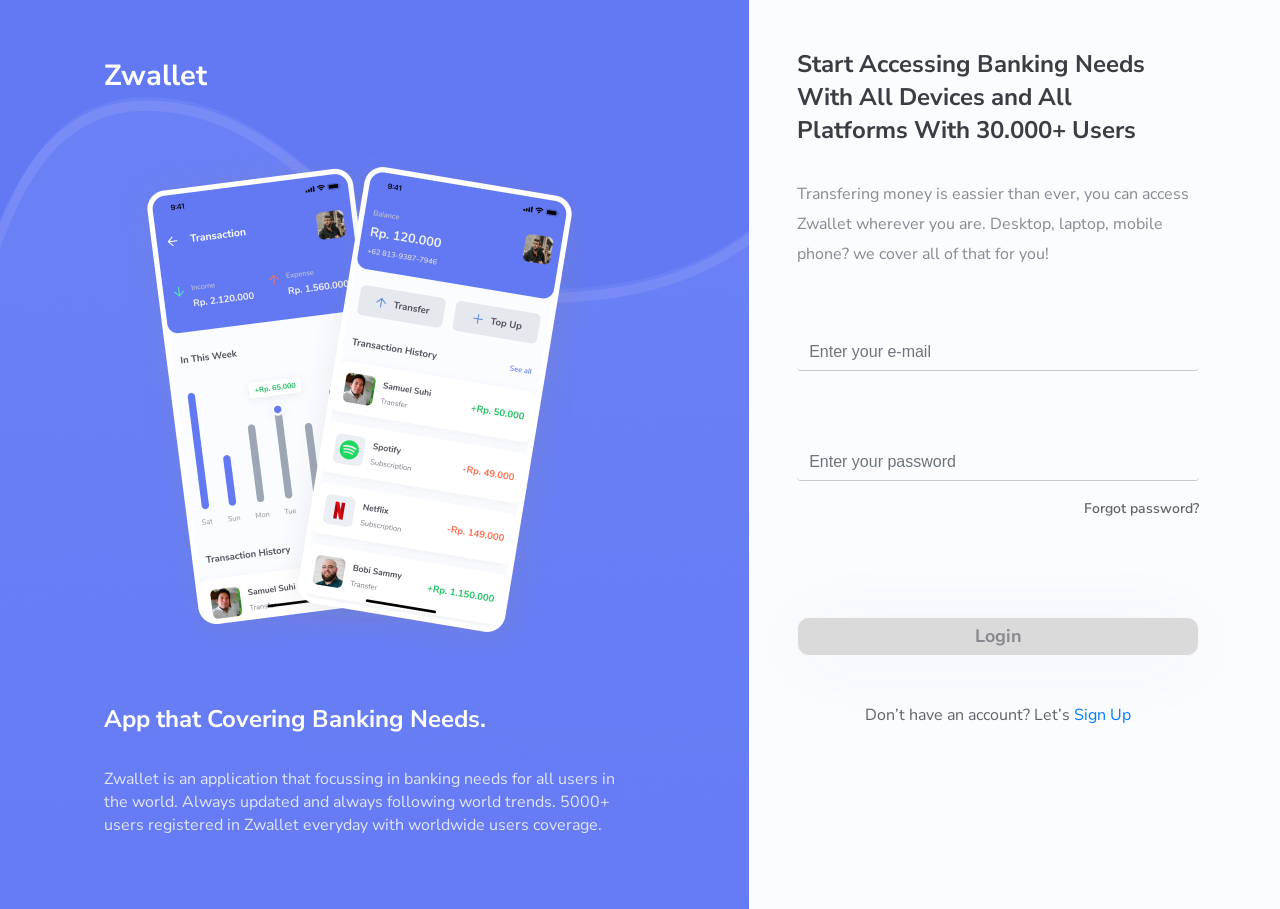
<file: Index.html>
<!DOCTYPE html>
<html lang="en">
  <head>
    <meta charset="UTF-8" />
    <meta name="viewport" content="width=device-width, initial-scale=1.0" />
    <title>MyWallet</title>
    <link
      rel="stylesheet"
      href="https://stackpath.bootstrapcdn.com/bootstrap/4.5.2/css/bootstrap.min.css"
      integrity="sha384-JcKb8q3iqJ61gNV9KGb8thSsNjpSL0n8PARn9HuZOnIxN0hoP+VmmDGMN5t9UJ0Z"
      crossorigin="anonymous"
    />
    <link rel="stylesheet" href="Login.css" />
  </head>

  <body class="bg">
    <div class="start row">
      <div class="picture col-7">
        <div class="container p-5">
          <div class="d-flex flex-column px-5">
            <div class="title p-2">Zwallet</div>
            <div class="picture-place p-2">
              <img class src="icon/phones.png" />
            </div>
            <div class="description p-2">
              <h5 class="pb-4">App that Covering Banking Needs.</h5>
              <p>
                Zwallet is an application that focussing in banking needs for
                all users in the world. Always updated and always following
                world trends. 5000+ users registered in Zwallet everyday with
                worldwide users coverage.
              </p>
            </div>
          </div>
        </div>
      </div>
      <div class="col-5 py-5 px-5">
        <div class="d-flex flex-column pr-5">
          <h5 class="description pb-4 pr-4">
            Start Accessing Banking Needs With All Devices and All Platforms
            With 30.000+ Users
          </h5>
          <p class="p">
            Transfering money is eassier than ever, you can access Zwallet
            wherever you are. Desktop, laptop, mobile phone? we cover all of
            that for you!
          </p>
          <input
            class="bg-enter form-control my-5"
            type="text"
            placeholder="Enter your e-mail"
          />
          <input
            class="bg-enter form-control mt-4"
            type="text"
            placeholder="Enter your password"
          />
          <a class="forgot btn-link mt-3 mb-5" href="#" role="button"
            >Forgot password?</a
          >
          <a role="button" href="Home.html" class="btn btn-light my-5">Login</a>
          <p class="signup">Don’t have an account? Let’s <a class="btn-link mb-5" href="#" role="button"
            >Sign Up</a>
            </p>
        </div>
      </div>
    </div>

    <script
      src="https://code.jquery.com/jquery-3.5.1.slim.min.js"
      integrity="sha384-DfXdz2htPH0lsSSs5nCTpuj/zy4C+OGpamoFVy38MVBnE+IbbVYUew+OrCXaRkfj"
      crossorigin="anonymous"
    ></script>
    <script
      src="https://cdn.jsdelivr.net/npm/popper.js@1.16.1/dist/umd/popper.min.js"
      integrity="sha384-9/reFTGAW83EW2RDu2S0VKaIzap3H66lZH81PoYlFhbGU+6BZp6G7niu735Sk7lN"
      crossorigin="anonymous"
    ></script>
    <script
      src="https://stackpath.bootstrapcdn.com/bootstrap/4.5.2/js/bootstrap.min.js"
      integrity="sha384-B4gt1jrGC7Jh4AgTPSdUtOBvfO8shuf57BaghqFfPlYxofvL8/KUEfYiJOMMV+rV"
      crossorigin="anonymous"
    ></script>
  </body>
</html>
</file>
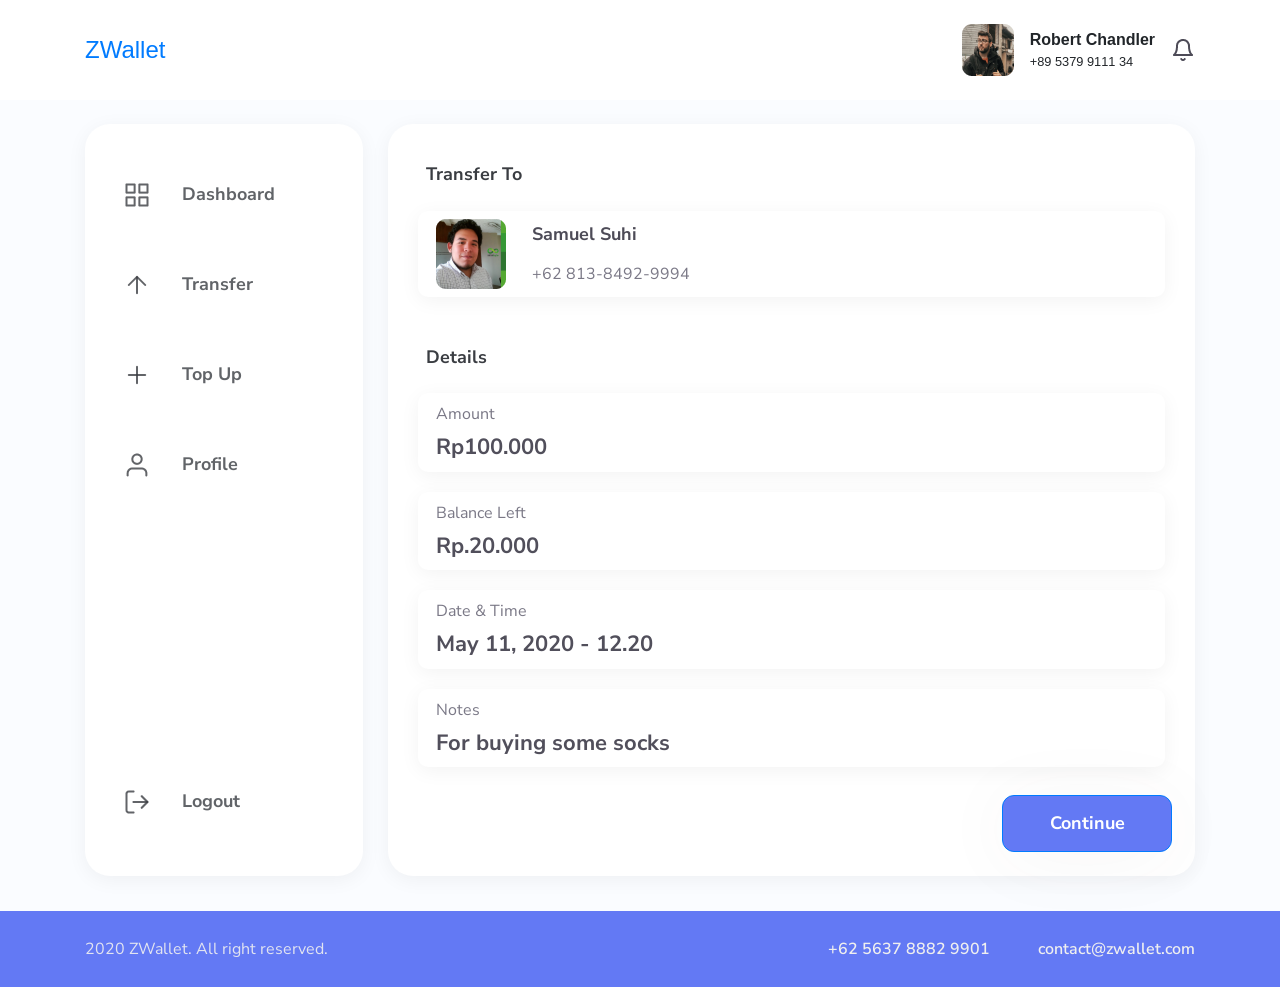
<file: Confirmation.html>
<!DOCTYPE html>
<html lang="en">
  <head>
    <meta charset="UTF-8" />
    <meta name="viewport" content="width=device-width, initial-scale=1.0" />
    <title>MyWallet</title>
    <link
      rel="stylesheet"
      href="https://stackpath.bootstrapcdn.com/bootstrap/4.5.2/css/bootstrap.min.css"
      integrity="sha384-JcKb8q3iqJ61gNV9KGb8thSsNjpSL0n8PARn9HuZOnIxN0hoP+VmmDGMN5t9UJ0Z"
      crossorigin="anonymous"
    />
    <link rel="stylesheet" href="Confirmation.css" />
  </head>

  <body class="bg">
    <!-- header -->
    <nav class="bg-white py-4 mb-4">
      <div class="container">
        <div class="d-flex justify-content-between align-items-center">
          <h4 class="text-primary m-0">ZWallet</h4>
          <div class="d-flex align-items-center">
            <img src="icon/photoprofile.png" />
            <div class="mx-3">
              <div class="font-weight-bold">Robert Chandler</div>
              <div class="small">+89 5379 9111 34</div>
            </div>
            <a href="#">
              <img src="icon/bell.png" />
            </a>
          </div>
        </div>
      </div>
    </nav>
    <!-- body -->
    <div class="container">
      <div class="body-coloumn col">
        <div class="body-row row">
          <div class="body-dashboard col-3">
            <div class="dashboard-bar d-flex align-items-start flex-column">
              <div class="dashboard-list p-2">
                <div class="dashboard-row row">
                  <div class="col-3">
                    <img class src="icon/grid.png" alt="" />
                  </div>
                  <a class="btn-link link pl-3" href="/Home.html" role="button"
                    >Dashboard</a
                  >
                </div>
              </div>
              <div class="dashboard-list p-2">
                <div class="dashboard-row row">
                  <div class="col-3">
                    <img class src="icon/arrowup.png" alt="" />
                  </div>
                  <a class="btn-link link pl-3" href="Search.html" role="button"
                    >Transfer</a
                  >
                </div>
              </div>
              <div class="dashboard-list p-2">
                <div class="dashboard-row row">
                  <div class="col-3">
                    <img class src="icon/add.png" alt="" />
                  </div>
                  <a class="btn-link link pl-3" href="#" role="button"
                    >Top Up</a
                  >
                </div>
              </div>
              <div class="dashboard-list p-2">
                <div class="dashboard-row row">
                  <div class="col-3">
                    <img class src="icon/contact.png" alt="" />
                  </div>
                  <a class="btn-link link pl-3" href="#" role="button"
                    >Profile</a
                  >
                </div>
              </div>
              <div class="dashboard-list mt-auto p-2">
                <div class="dashboard-row row">
                  <div class="col-3">
                    <img class src="icon/logout.png" alt="" />
                  </div>
                  <a class="btn-link link pl-3" href="#" role="button"
                    >Logout</a
                  >
                </div>
              </div>
            </div>
          </div>
          <div class="body-menu col">
            <div class="body-bar d-flex flex-column">
              <div class="transfer-detail p-2">Transfer To</div>
              <div class="list p-2">
                <div class="history-row row">
                  <div class="history-photo col-1">
                    <img class src="icon/samuel70.png" alt="" />
                  </div>
                  <div class="history-number col row">
                    <div class="transfer-name col">Samuel Suhi</div>
                    <div class="w-100"></div>
                    <div class="transfer-number col">+62 813-8492-9994</div>
                  </div>
                </div>
              </div>
              <div class="transfer-detail p-2">Details</div>
              <div class="list p-2">
                <div class="history-row row">
                  <div class="history-namebar col row">
                    <div class="history-name col">Amount</div>
                    <div class="w-100"></div>
                    <div class="history-do col">Rp100.000</div>
                  </div>
                </div>
              </div>
              <div class="list p-2">
                <div class="history-row row">
                  <div class="history-namebar col row">
                    <div class="history-name col">Balance Left</div>
                    <div class="w-100"></div>
                    <div class="history-do col">Rp.20.000</div>
                  </div>
                </div>
              </div>
              <div class="list p-2">
                <div class="history-row row">
                  <div class="history-namebar col row">
                    <div class="history-name col">Date & Time</div>
                    <div class="w-100"></div>
                    <div class="history-do col">May 11, 2020 - 12.20</div>
                  </div>
                </div>
              </div>
              <div class="list p-2">
                <div class="history-row row">
                  <div class="history-namebar col row">
                    <div class="history-name col">Notes</div>
                    <div class="w-100"></div>
                    <div class="history-do col">For buying some socks</div>
                  </div>
                </div>
              </div>
              <div class="continue-button p-2 justify-content-end row">
                <button
                  type="button"
                  class="btn btn-primary"
                  data-toggle="modal"
                  data-target="#staticBackdrop"
                >
                  Continue
                </button>
              </div>
            </div>
          </div>
        </div>
      </div>
      <div class="w-100"></div>
    </div>

    <!-- footer -->
    <nav class="bg-footer py-4">
      <div class="container">
        <div class="d-flex justify-content-between align-items-center">
          <div class="footer-text m-0">2020 ZWallet. All right reserved.</div>
          <div
            class="footer-text1 m-0 justify-content-between align-items-center row"
          >
            <div class="m-0">+62 5637 8882 9901</div>
            <div class="ml-5 m-0">contact@zwallet.com</div>
          </div>
        </div>
      </div>
    </nav>

    <!-- pop-up -->
    <div
      class="modal fade"
      id="staticBackdrop"
      data-backdrop="static"
      data-keyboard="false"
      tabindex="-1"
      aria-labelledby="staticBackdropLabel"
      aria-hidden="true"
    >
      <div class="modal-dialog modal-dialog-centered">
        <div class="modal-content p-3">
          <div class="head-modal d-flex flex-row justify-content-between p-3">
            <h5 class="modal-title" id="staticBackdropLabel">Enter PIN to Transfer</h5>
            <button
              type="button"
              class="close"
              data-dismiss="modal"
              aria-label="Close"
            >
              <span aria-hidden="true">&times;</span>
            </button>
          </div>
          <div class="modal-body">Enter your 6 digits PIN for confirmation to continue transferring money.</div>
          <div class="modal-body d-flex flex-row py-0 my-5 justify-content-between">
            <input class="form-control mr-3" maxlength="1" placeholder="__">
            <input class="form-control mr-3" maxlength="1" placeholder="__">
            <input class="form-control mr-3" maxlength="1" placeholder="__">
            <input class="form-control mr-3" maxlength="1" placeholder="__">
            <input class="form-control mr-3" maxlength="1" placeholder="__">
            <input class="form-control" maxlength="1" placeholder="__">
          </div>
          <div class="d-flex flex-row p-2 justify-content-end">
            <a role="button" href="/Succes.html" class="btn btn-primary justify-self-end pt-3">Continue</a>
          </div>
        </div>
      </div>
    </div>

    <script
      src="https://code.jquery.com/jquery-3.5.1.slim.min.js"
      integrity="sha384-DfXdz2htPH0lsSSs5nCTpuj/zy4C+OGpamoFVy38MVBnE+IbbVYUew+OrCXaRkfj"
      crossorigin="anonymous"
    ></script>
    <script
      src="https://cdn.jsdelivr.net/npm/popper.js@1.16.1/dist/umd/popper.min.js"
      integrity="sha384-9/reFTGAW83EW2RDu2S0VKaIzap3H66lZH81PoYlFhbGU+6BZp6G7niu735Sk7lN"
      crossorigin="anonymous"
    ></script>
    <script
      src="https://stackpath.bootstrapcdn.com/bootstrap/4.5.2/js/bootstrap.min.js"
      integrity="sha384-B4gt1jrGC7Jh4AgTPSdUtOBvfO8shuf57BaghqFfPlYxofvL8/KUEfYiJOMMV+rV"
      crossorigin="anonymous"
    ></script>
  </body>
</html>
</file>
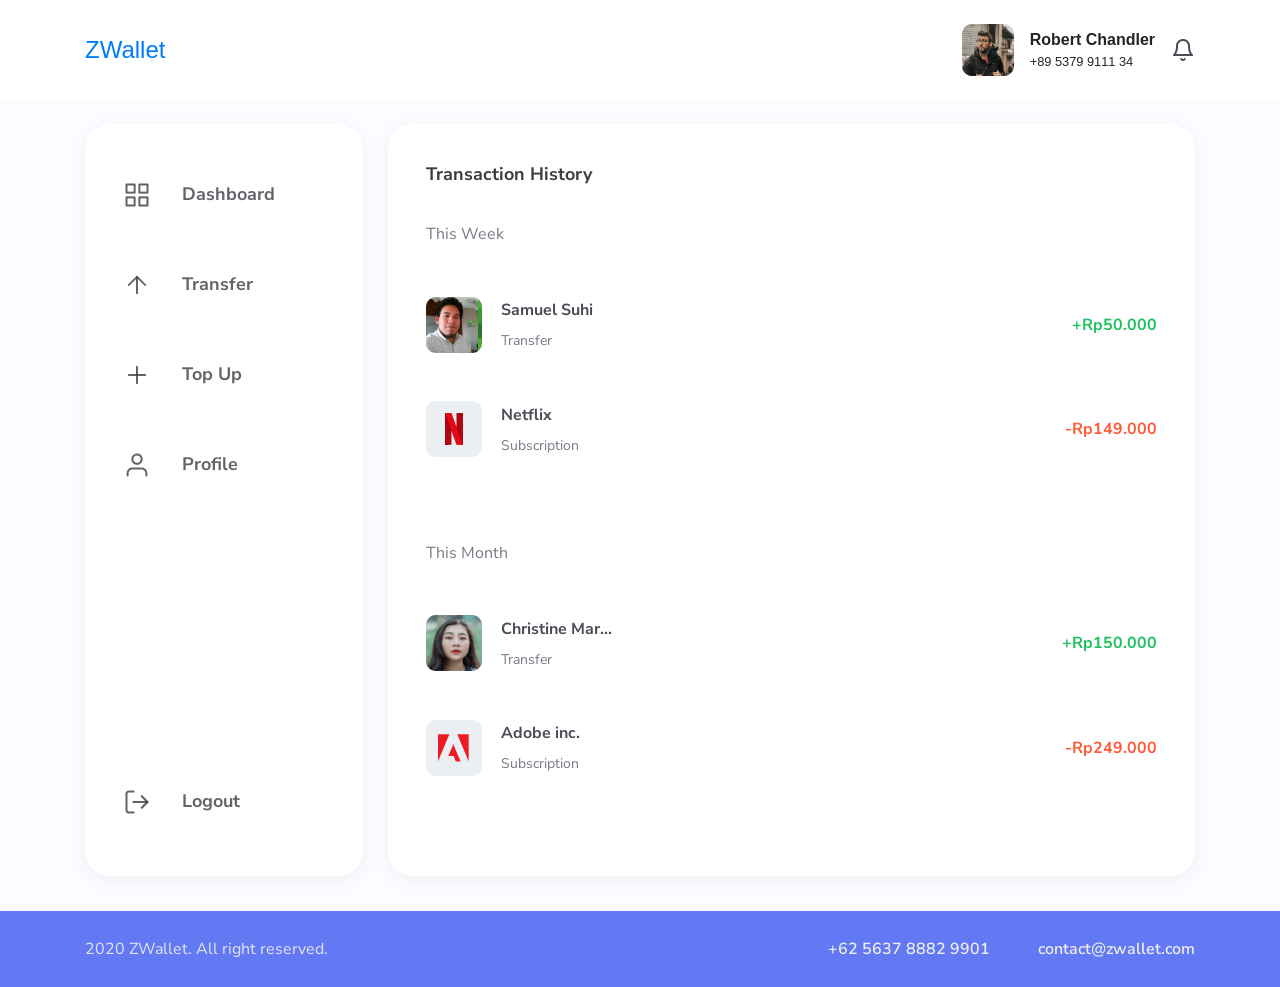
<file: History.html>
<!DOCTYPE html>
<html lang="en">
  <head>
    <meta charset="UTF-8" />
    <meta name="viewport" content="width=device-width, initial-scale=1.0" />
    <title>MyWallet</title>
    <link
      rel="stylesheet"
      href="https://stackpath.bootstrapcdn.com/bootstrap/4.5.2/css/bootstrap.min.css"
      integrity="sha384-JcKb8q3iqJ61gNV9KGb8thSsNjpSL0n8PARn9HuZOnIxN0hoP+VmmDGMN5t9UJ0Z"
      crossorigin="anonymous"
    />
    <link rel="stylesheet" href="History.css" />
  </head>

  <body class="bg">
    <!-- header -->
    <nav class="bg-white py-4 mb-4">
      <div class="container">
        <div class="d-flex justify-content-between align-items-center">
          <h4 class="text-primary m-0">ZWallet</h4>
          <div class="d-flex align-items-center">
            <img src="icon/photoprofile.png" />
            <div class="mx-3">
              <div class="font-weight-bold">Robert Chandler</div>
              <div class="small">+89 5379 9111 34</div>
            </div>
            <a href="#">
              <img src="icon/bell.png" />
            </a>
          </div>
        </div>
      </div>
    </nav>
    <!-- body -->
    <div class="container">
      <div class="body-coloumn col">
        <div class="body-row row">
          <div class="body-dashboard col-3">
            <div class="dashboard-bar d-flex align-items-start flex-column">
              <div class="dashboard-list p-2">
                <div class="dashboard-row row">
                  <div class="col-3">
                    <img class src="icon/grid.png" alt="" />
                  </div>
                  <a class="btn-link link pl-3" href="/Home.html" role="button"
                    >Dashboard</a
                  >
                </div>
              </div>
              <div class="dashboard-list p-2">
                <div class="dashboard-row row">
                  <div class="col-3">
                    <img class src="icon/arrowup.png" alt="" />
                  </div>
                  <a class="btn-link link pl-3" href="/Search.html" role="button"
                    >Transfer</a
                  >
                </div>
              </div>
              <div class="dashboard-list p-2">
                <div class="dashboard-row row">
                  <div class="col-3">
                    <img class src="icon/add.png" alt="" />
                  </div>
                  <a class="btn-link link pl-3" href="#" role="button"
                    >Top Up</a
                  >
                </div>
              </div>
              <div class="dashboard-list p-2">
                <div class="dashboard-row row">
                  <div class="col-3">
                    <img class src="icon/contact.png" alt="" />
                  </div>
                  <a class="btn-link link pl-3" href="#" role="button"
                    >Profile</a
                  >
                </div>
              </div>
              <div class="dashboard-list mt-auto p-2">
                <div class="dashboard-row row">
                  <div class="col-3">
                    <img class src="icon/logout.png" alt="" />
                  </div>
                  <a class="btn-link link pl-3" href="#" role="button"
                    >Logout</a
                  >
                </div>
              </div>
            </div>
          </div>
          <div class="body-menu col">
            <div class="body-bar d-flex flex-column">
              <div class="transaction list p-2">Transaction History</div>
              <div class="this list p-2">This Week</div>
              <div class="list p-2">
                <div class="history-row row">
                  <div class="col-9 row">
                    <div class="col-2">
                      <img class src="icon/man1.png" alt="" />
                    </div>
                    <div class="history-namebar col row">
                      <div class="history-name col">Samuel Suhi</div>
                      <div class="w-100"></div>
                      <div class="history-do col">Transfer</div>
                    </div>
                  </div>
                  <div class="col">
                    <div class="history-row row">
                      <div class="history-list col">+Rp50.000</div>
                    </div>
                  </div>
                </div>
              </div>
              <div class="list p-2">
                <div class="history-row row">
                  <div class="col-9 row">
                    <div class="col-2">
                      <img class src="icon/N.png" alt="" />
                    </div>
                    <div class="history-namebar col row">
                      <div class="history-name col">Netflix</div>
                      <div class="w-100"></div>
                      <div class="history-do col">Subscription</div>
                    </div>
                  </div>
                  <div class="col">
                    <div class="history-row row">
                      <div class="history-list1 col">-Rp149.000</div>
                    </div>
                  </div>
                </div>
              </div>
              <div class="this1 list p-2">This Month</div>
              <div class="list p-2">
                <div class="history-row row">
                  <div class="col-9 row">
                    <div class="col-2">
                      <img class src="icon/women1.png" alt="" />
                    </div>
                    <div class="history-namebar col row">
                      <div class="history-name col">Christine Mar...</div>
                      <div class="w-100"></div>
                      <div class="history-do col">Transfer</div>
                    </div>
                  </div>
                  <div class="col">
                    <div class="history-row row">
                      <div class="history-list col">+Rp150.000</div>
                    </div>
                  </div>
                </div>
              </div>
              <div class="list p-2">
                <div class="history-row row">
                  <div class="col-9 row">
                    <div class="col-2">
                      <img class src="icon/A.png" alt="" />
                    </div>
                    <div class="history-namebar col row">
                      <div class="history-name col">Adobe inc.</div>
                      <div class="w-100"></div>
                      <div class="history-do col">Subscription</div>
                    </div>
                  </div>
                  <div class="col">
                    <div class="history-row row">
                      <div class="history-list1 col">-Rp249.000</div>
                    </div>
                  </div>
                </div>
              </div>
            </div>
          </div>
        </div>
      </div>
    </div>

    <!-- footer -->
    <nav class="bg-footer py-4">
      <div class="container">
        <div class="d-flex justify-content-between align-items-center">
          <div class="footer-text m-0">2020 ZWallet. All right reserved.</div>
          <div
            class="footer-text1 m-0 justify-content-between align-items-center row"
          >
            <div class="m-0">+62 5637 8882 9901</div>
            <div class="ml-5 m-0">contact@zwallet.com</div>
          </div>
        </div>
      </div>
    </nav>

    <script
      src="https://code.jquery.com/jquery-3.5.1.slim.min.js"
      integrity="sha384-DfXdz2htPH0lsSSs5nCTpuj/zy4C+OGpamoFVy38MVBnE+IbbVYUew+OrCXaRkfj"
      crossorigin="anonymous"
    ></script>
    <script
      src="https://cdn.jsdelivr.net/npm/popper.js@1.16.1/dist/umd/popper.min.js"
      integrity="sha384-9/reFTGAW83EW2RDu2S0VKaIzap3H66lZH81PoYlFhbGU+6BZp6G7niu735Sk7lN"
      crossorigin="anonymous"
    ></script>
    <script
      src="https://stackpath.bootstrapcdn.com/bootstrap/4.5.2/js/bootstrap.min.js"
      integrity="sha384-B4gt1jrGC7Jh4AgTPSdUtOBvfO8shuf57BaghqFfPlYxofvL8/KUEfYiJOMMV+rV"
      crossorigin="anonymous"
    ></script>
  </body>
</html>
</file>
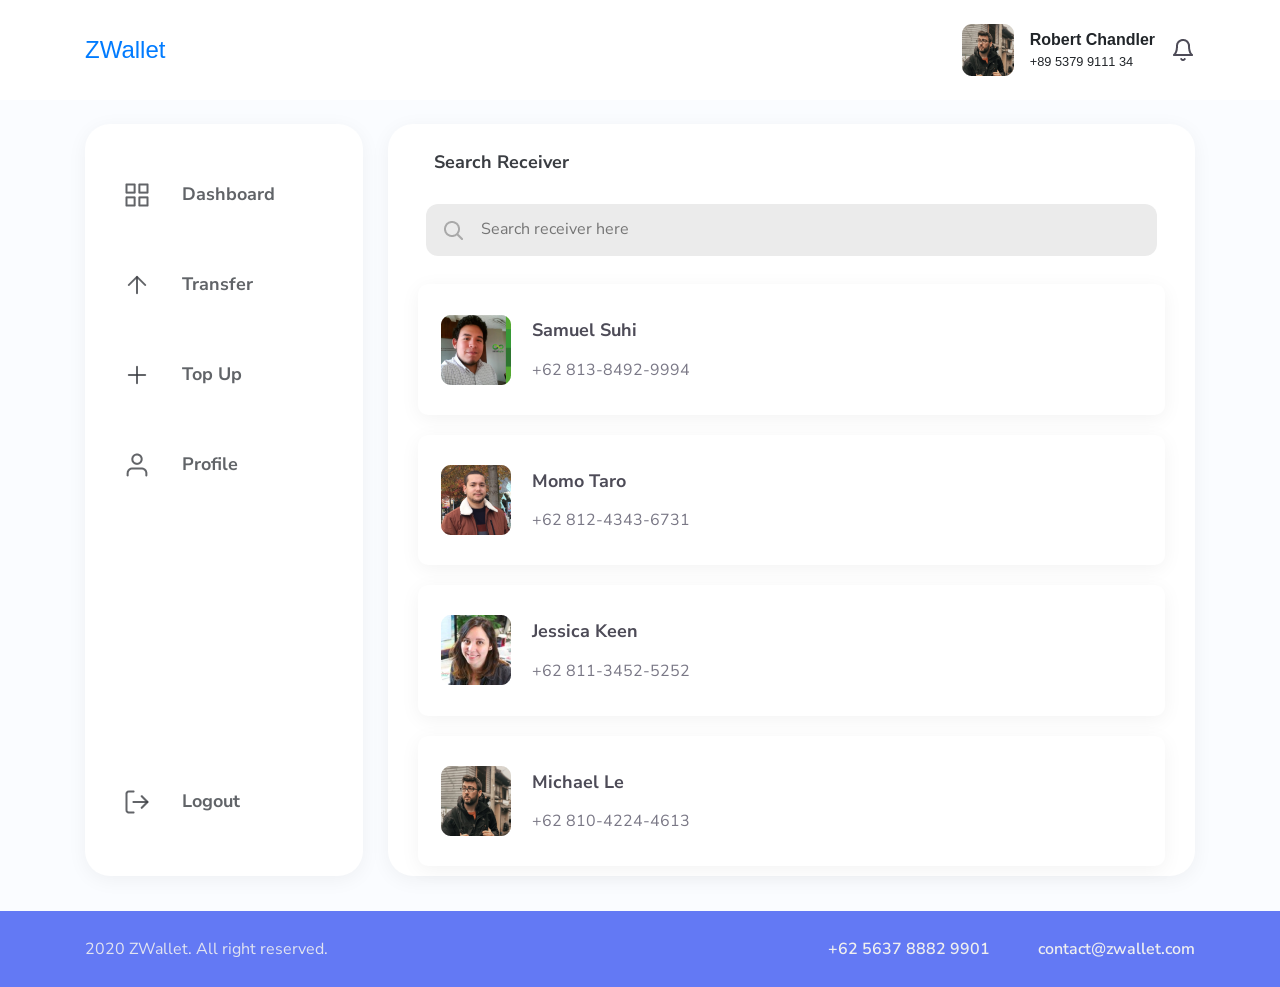
<file: Search.html>
<!DOCTYPE html>
<html lang="en">
  <head>
    <meta charset="UTF-8" />
    <meta name="viewport" content="width=device-width, initial-scale=1.0" />
    <title>MyWallet</title>
    <link
      rel="stylesheet"
      href="https://stackpath.bootstrapcdn.com/bootstrap/4.5.2/css/bootstrap.min.css"
      integrity="sha384-JcKb8q3iqJ61gNV9KGb8thSsNjpSL0n8PARn9HuZOnIxN0hoP+VmmDGMN5t9UJ0Z"
      crossorigin="anonymous"
    />
    <link rel="stylesheet" href="Search.css" />
  </head>

  <body class="bg">
    <!-- header -->
    <nav class="bg-white py-4 mb-4">
      <div class="container">
        <div class="d-flex justify-content-between align-items-center">
          <h4 class="text-primary m-0">ZWallet</h4>
          <div class="d-flex align-items-center">
            <img src="icon/photoprofile.png" />
            <div class="mx-3">
              <div class="font-weight-bold">Robert Chandler</div>
              <div class="small">+89 5379 9111 34</div>
            </div>
            <a href="#">
              <img src="icon/bell.png" />
            </a>
          </div>
        </div>
      </div>
    </nav>
    <!-- body -->
    <div class="container">
      <div class="body-coloumn col">
        <div class="body-row row">
          <div class="body-dashboard col-3">
            <div class="dashboard-bar d-flex align-items-start flex-column">
              <div class="dashboard-list p-2">
                <div class="dashboard-row row">
                  <div class="col-3">
                    <img class src="icon/grid.png" alt="" />
                  </div>
                  <a class="btn-link link pl-3" href="/Home.html" role="button"
                    >Dashboard</a
                  >
                </div>
              </div>
              <div class="dashboard-list p-2">
                <div class="dashboard-row row">
                  <div class="col-3">
                    <img class src="icon/arrowup.png" alt="" />
                  </div>
                  <a class="btn-link link pl-3" href="Search.html" role="button"
                    >Transfer</a
                  >
                </div>
              </div>
              <div class="dashboard-list p-2">
                <div class="dashboard-row row">
                  <div class="col-3">
                    <img class src="icon/add.png" alt="" />
                  </div>
                  <a class="btn-link link pl-3" href="#" role="button"
                    >Top Up</a
                  >
                </div>
              </div>
              <div class="dashboard-list p-2">
                <div class="dashboard-row row">
                  <div class="col-3">
                    <img class src="icon/contact.png" alt="" />
                  </div>
                  <a class="btn-link link pl-3" href="#" role="button"
                    >Profile</a
                  >
                </div>
              </div>
              <div class="dashboard-list mt-auto p-2">
                <div class="dashboard-row row">
                  <div class="col-3">
                    <img src="icon/logout.png" alt="" />
                  </div>
                  <a class="btn-link link pl-3" href="#" role="button"
                    >Logout</a
                  >
                </div>
              </div>
            </div>
          </div>
          <div class="body-menu col">
            <div class="body-bar d-flex flex-column">
              <div class="search-bar p-2">
                <div class="search-row d-flex flex-column">
                  <div class="search p-2">Search Receiver</div>
                  <div class="search-place d-flex flex-row align-items-center">
                  <img class="ml-3" src="icon/search.png" alt="" />
                  <input
                    class="col search-input" 
                    type="text"
                    placeholder="Search receiver here"
                  />
                </div>
                </div>
              </div>
              <div class="list p-2">
                <div class="history-row row">
                  <div class="col row">
                    <div class="history-photo col-2">
                      <img class src="icon/samuel70.png" alt="" />
                    </div>
                    <div class="history-namebar col row">
                      <a
                        class="history-name btn-link"
                        href="/Confirmation.html"
                        role="button"
                        >Samuel Suhi</a
                      >
                      <div class="w-100"></div>
                      <div class="history-do col">+62 813-8492-9994</div>
                    </div>
                  </div>
                </div>
              </div>
              <div class="list p-2">
                <div class="history-row row">
                  <div class="col row">
                    <div class="history-photo col-2">
                      <img class src="icon/momo70.png" alt="" />
                    </div>
                    <div class="history-namebar col row">
                      <div class="history-name col">Momo Taro</div>
                      <div class="w-100"></div>
                      <div class="history-do col">+62 812-4343-6731</div>
                    </div>
                  </div>
                </div>
              </div>
              <div class="list p-2">
                <div class="history-row row">
                  <div class="col row">
                    <div class="history-photo col-2">
                      <img class src="icon/jessica70.png" alt="" />
                    </div>
                    <div class="history-namebar col row">
                      <div class="history-name col">Jessica Keen</div>
                      <div class="w-100"></div>
                      <div class="history-do col">+62 811-3452-5252</div>
                    </div>
                  </div>
                </div>
              </div>
              <div class="list p-2">
                <div class="history-row row">
                  <div class="col row">
                    <div class="history-photo col-2">
                      <img class src="icon/michael70.png" alt="" />
                    </div>
                    <div class="history-namebar col row">
                      <div class="history-name col">Michael Le</div>
                      <div class="w-100"></div>
                      <div class="history-do col">+62 810-4224-4613</div>
                    </div>
                  </div>
                </div>
              </div>
            </div>
          </div>
        </div>
      </div>
      <div class="w-100"></div>
    </div>

    <!-- footer -->
    <nav class="bg-footer py-4">
      <div class="container">
        <div class="d-flex justify-content-between align-items-center">
          <div class="footer-text m-0">2020 ZWallet. All right reserved.</div>
          <div
            class="footer-text1 m-0 justify-content-between align-items-center row"
          >
            <div class="m-0">+62 5637 8882 9901</div>
            <div class="ml-5 m-0">contact@zwallet.com</div>
          </div>
        </div>
      </div>
    </nav>

    <script
      src="https://code.jquery.com/jquery-3.5.1.slim.min.js"
      integrity="sha384-DfXdz2htPH0lsSSs5nCTpuj/zy4C+OGpamoFVy38MVBnE+IbbVYUew+OrCXaRkfj"
      crossorigin="anonymous"
    ></script>
    <script
      src="https://cdn.jsdelivr.net/npm/popper.js@1.16.1/dist/umd/popper.min.js"
      integrity="sha384-9/reFTGAW83EW2RDu2S0VKaIzap3H66lZH81PoYlFhbGU+6BZp6G7niu735Sk7lN"
      crossorigin="anonymous"
    ></script>
    <script
      src="https://stackpath.bootstrapcdn.com/bootstrap/4.5.2/js/bootstrap.min.js"
      integrity="sha384-B4gt1jrGC7Jh4AgTPSdUtOBvfO8shuf57BaghqFfPlYxofvL8/KUEfYiJOMMV+rV"
      crossorigin="anonymous"
    ></script>
  </body>
</html>
</file>
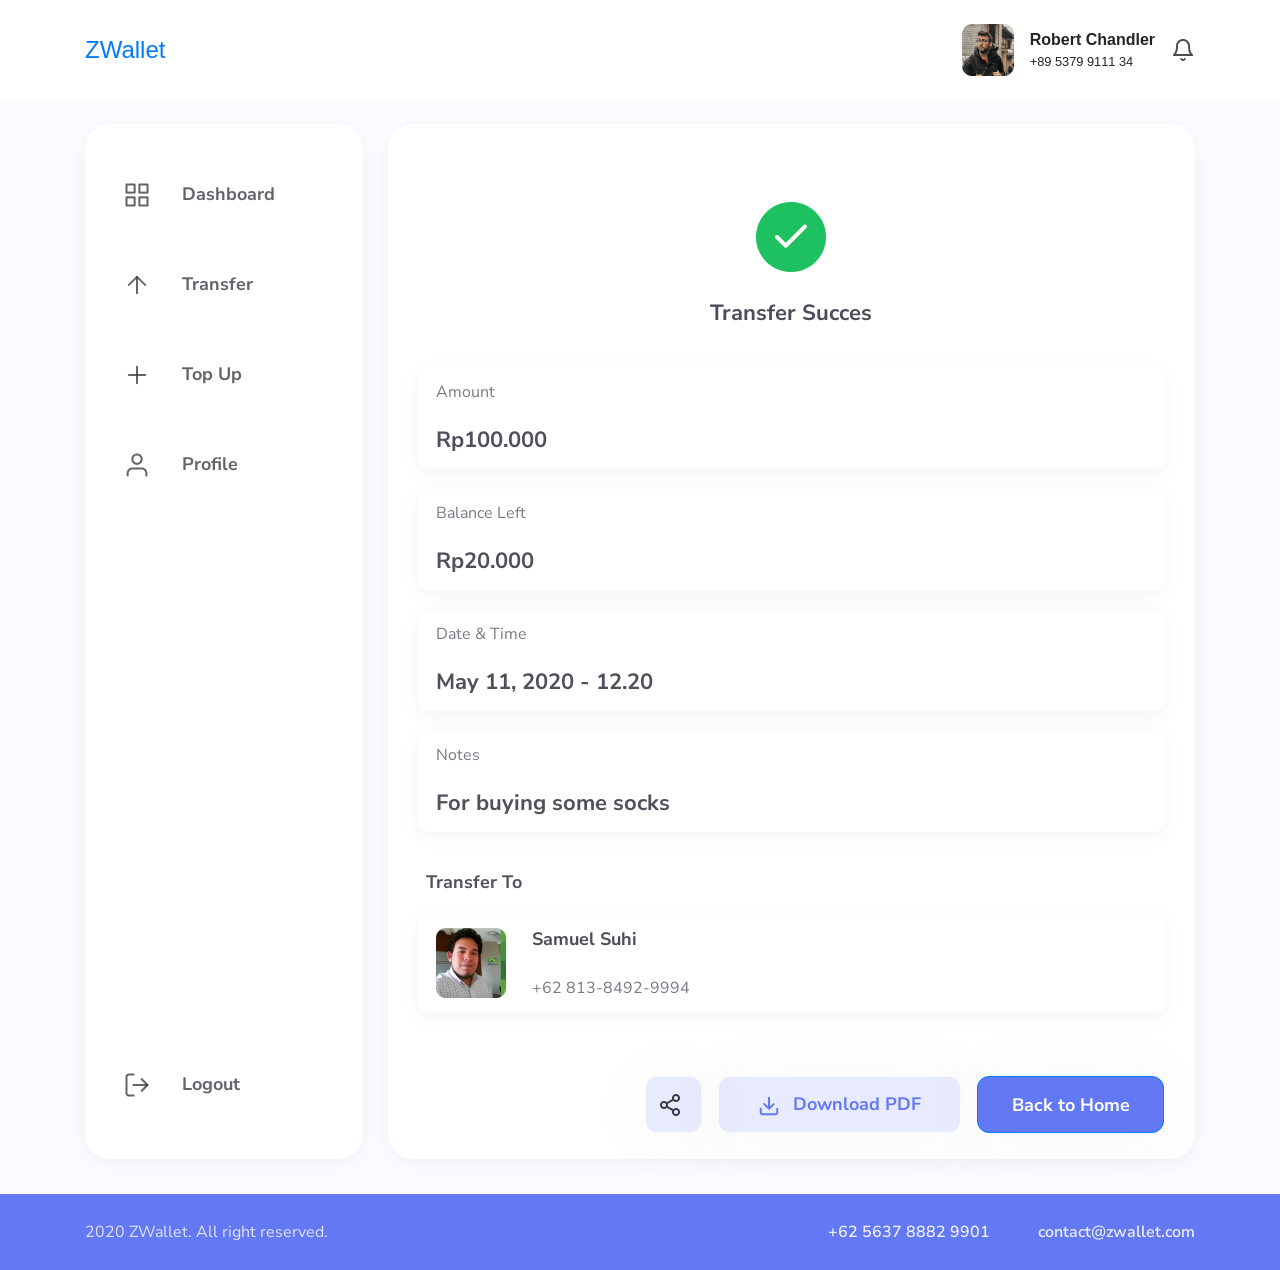
<file: Succes.html>
<!DOCTYPE html>
<html lang="en">
  <head>
    <meta charset="UTF-8" />
    <meta name="viewport" content="width=device-width, initial-scale=1.0" />
    <title>MyWallet</title>
    <link
      rel="stylesheet"
      href="https://stackpath.bootstrapcdn.com/bootstrap/4.5.2/css/bootstrap.min.css"
      integrity="sha384-JcKb8q3iqJ61gNV9KGb8thSsNjpSL0n8PARn9HuZOnIxN0hoP+VmmDGMN5t9UJ0Z"
      crossorigin="anonymous"
    />
    <link rel="stylesheet" href="Succes.css" />
  </head>

  <body class="bg">
    <!-- header -->
    <nav class="bg-white py-4 mb-4">
      <div class="container">
        <div class="d-flex justify-content-between align-items-center">
          <h4 class="text-primary m-0">ZWallet</h4>
          <div class="d-flex align-items-center">
            <img src="icon/photoprofile.png" />
            <div class="mx-3">
              <div class="font-weight-bold">Robert Chandler</div>
              <div class="small">+89 5379 9111 34</div>
            </div>
            <a href="#">
              <img src="icon/bell.png" />
            </a>
          </div>
        </div>
      </div>
    </nav>
    
    <!-- body -->
    <div class="container">
      <div class="body-coloumn col">
        <div class="body-row row">
          <div class="body-dashboard col-3">
            <div class="dashboard-bar d-flex align-items-start flex-column">
              <div class="dashboard-list p-2">
                <div class="dashboard-row row">
                  <div class="col-3">
                    <img class src="icon/grid.png" alt="" />
                  </div>
                  <a class="btn-link link pl-3" href="#" role="button"
                    >Dashboard</a
                  >
                </div>
              </div>
              <div class="dashboard-list p-2">
                <div class="dashboard-row row">
                  <div class="col-3">
                    <img class src="icon/arrowup.png" alt="" />
                  </div>
                  <a class="btn-link link pl-3" href="#" role="button"
                    >Transfer</a
                  >
                </div>
              </div>
              <div class="dashboard-list p-2">
                <div class="dashboard-row row">
                  <div class="col-3">
                    <img class src="icon/add.png" alt="" />
                  </div>
                  <a class="btn-link link pl-3" href="#" role="button"
                    >Top Up</a
                  >
                </div>
              </div>
              <div class="dashboard-list p-2">
                <div class="dashboard-row row">
                  <div class="col-3">
                    <img class src="icon/contact.png" alt="" />
                  </div>
                  <a class="btn-link link pl-3" href="#" role="button"
                    >Profile</a
                  >
                </div>
              </div>
              <div class="dashboard-list mt-auto p-2">
                <div class="dashboard-row row">
                  <div class="col-3">
                    <img class src="icon/logout.png" alt="" />
                  </div>
                  <a class="btn-link link pl-3" href="#" role="button"
                    >Logout</a
                  >
                </div>
              </div>
            </div>
          </div>
          <div class="body-menu col">
            <div class="body-bar d-flex flex-column">
              <div class="succes-symbol p-2 justify-content-center row">
                <img class src="icon/success.png" alt="" />
              </div>
              <div class="succes p-2">Transfer Succes</div>
              <div class="list p-2">
                <div class="history-row row">
                  <div class="history-namebar col row">
                    <div class="history-name col">Amount</div>
                    <div class="w-100"></div>
                    <div class="history-do col">Rp100.000</div>
                  </div>
                </div>
              </div>
              <div class="list p-2">
                <div class="history-row row">
                  <div class="history-namebar col row">
                    <div class="history-name col">Balance Left</div>
                    <div class="w-100"></div>
                    <div class="history-do col">Rp20.000</div>
                  </div>
                </div>
              </div>
              <div class="list p-2">
                <div class="history-row row">
                  <div class="history-namebar col row">
                    <div class="history-name col">Date & Time</div>
                    <div class="w-100"></div>
                    <div class="history-do col">May 11, 2020 - 12.20</div>
                  </div>
                </div>
              </div>
              <div class="list p-2">
                <div class="history-row row">
                  <div class="history-namebar col row">
                    <div class="history-name col">Notes</div>
                    <div class="w-100"></div>
                    <div class="history-do col">For buying some socks</div>
                  </div>
                </div>
              </div>
              <div class="transfer-to p-2">Transfer To</div>
              <div class="list p-2">
                <div class="history-row row">
                  <div class="history-photo col-1">
                    <img class src="icon/samuel70.png" alt="" />
                  </div>
                  <div class="history-number col row">
                    <div class="transfer-name col">Samuel Suhi</div>
                    <div class="w-100"></div>
                    <div class="transfer-number col">+62 813-8492-9994</div>
                  </div>
                </div>
              </div>
              <div class="back-button p-3 justify-content-end row">
                <button type="button" class="share btn btn-light mt-auto mr-3">
                  <img class="pr-2" src="icon/share.png" />
                </button>
                <button type="button" class="pdf btn btn-light mt-auto mr-3">
                  <img class="pr-2" src="icon/download.png" /> Download PDF
                </button>
                <a role="button" href="/Home.html" class="back btn btn-primary pt-3 mt-auto">
                  Back to Home
                </a>
              </div>
            </div>
          </div>
        </div>
      </div>
      <div class="w-100"></div>
    </div>

    <!-- footer -->
    <nav class="bg-footer py-4">
      <div class="container">
        <div class="d-flex justify-content-between align-items-center">
          <div class="footer-text m-0">2020 ZWallet. All right reserved.</div>
          <div
            class="footer-text1 m-0 justify-content-between align-items-center row"
          >
            <div class="m-0">+62 5637 8882 9901</div>
            <div class="ml-5 m-0">contact@zwallet.com</div>
          </div>
        </div>
      </div>
    </nav>

    <script
      src="https://code.jquery.com/jquery-3.5.1.slim.min.js"
      integrity="sha384-DfXdz2htPH0lsSSs5nCTpuj/zy4C+OGpamoFVy38MVBnE+IbbVYUew+OrCXaRkfj"
      crossorigin="anonymous"
    ></script>
    <script
      src="https://cdn.jsdelivr.net/npm/popper.js@1.16.1/dist/umd/popper.min.js"
      integrity="sha384-9/reFTGAW83EW2RDu2S0VKaIzap3H66lZH81PoYlFhbGU+6BZp6G7niu735Sk7lN"
      crossorigin="anonymous"
    ></script>
    <script
      src="https://stackpath.bootstrapcdn.com/bootstrap/4.5.2/js/bootstrap.min.js"
      integrity="sha384-B4gt1jrGC7Jh4AgTPSdUtOBvfO8shuf57BaghqFfPlYxofvL8/KUEfYiJOMMV+rV"
      crossorigin="anonymous"
    ></script>
  </body>
</html>
</file>
<file: Login.css>
@import url("https://fonts.googleapis.com/css2?family=Nunito+Sans:wght@400;600;700;800&display=swap");

.bg {
  background: #fafcff;
}
.title {
  font-family: "Nunito Sans";
  font-style: normal;
  font-weight: 700;
  font-size: 29px;
  line-height: 40px;
  color: #ffffff;
}
.picture {
  background: #6379f4;
  background-image: url(icon/Mask\ Group.png);
}
.picture-row {
  height: 100%;
  padding-top: 50px;
  padding-bottom: 50px;
  padding-left: 100px;
  padding-right: 100px;
}
p {
  font-family: "Nunito Sans";
  font-style: normal;
  font-weight: 400;
  font-size: 16px;
  line-height: 23px;
  color: rgba(255, 255, 255, 0.8);
}
h5 {
  font-family: "Nunito Sans";
  font-style: normal;
  font-weight: 700;
  font-size: 24px;
  line-height: 33px;
  color: #ffffff;
}
.description {
  font-family: "Nunito Sans";
  font-style: normal;
  font-weight: 700;
  font-size: 24px;
  line-height: 33px;
  color: #3a3d42;
}
.p {
  font-family: "Nunito Sans";
  font-style: normal;
  font-weight: 400;
  font-size: 16px;
  line-height: 30px;
  color: rgba(58, 61, 66, 0.6);
}
.bg-enter {
  border: none;
  border-bottom: 1.5px solid rgba(169, 169, 169, 0.6);
  background: none;
  outline: none;
}
.forgot {
  font-family: "Nunito Sans";
  font-style: normal;
  font-weight: 600;
  font-size: 14px;
  line-height: 24px;
  text-align: end;
  color: rgba(58, 61, 66, 0.8);
}
.signup {
  font-family: "Nunito Sans";
  font-style: normal;
  font-weight: 400;
  font-size: 16px;
  line-height: 23px;
  text-align: center;
  color: rgba(58, 61, 66, 0.8);
}
.btn {
  background: #dadada;
  box-shadow: 0px 6px 75px rgba(100, 87, 87, 0.05);
  border-radius: 12px;
  font-family: "Nunito Sans";
  font-style: normal;
  font-weight: bold;
  font-size: 18px;
  line-height: 25px;
  text-align: center;
  color: #88888f;
}
</file>
<file: Confirmation.css>
@import url("https://fonts.googleapis.com/css2?family=Nunito+Sans:wght@400;600;700;800&display=swap");

/* header */
.bg {
  background: #fafcff;
}

/* body */
.body-coloumn {
  margin-bottom: 35px;
}
.body-row {
  height: 752px;
}
.body-dashboard {
  margin-right: 25px !important;
  padding: 0;
}
.body-menu {
  background: #ffffff;
  box-shadow: 0px 4px 20px rgba(0, 0, 0, 0.05);
  border-radius: 25px;
  padding-left: 30px;
  padding-right: 30px;
}
.body-bar {
  height: 100%;
}
.list {
  background: #ffffff;
  box-shadow: 0px 4px 20px rgba(0, 0, 0, 0.05);
  border-radius: 10px;
  height: 100%;
  margin-top: 10px;
  margin-bottom: 10px;
}
.continue-button {
  height: 100%;
  margin-top: 10px;
  margin-bottom: 10px;
}
.btn {
  background: #6379f4;
  box-shadow: 0px 6px 75px rgba(100, 87, 87, 0.05);
  border-radius: 12px;
  width: 170px;
  height: 57px;
  font-family: "Nunito Sans";
  font-style: normal;
  font-weight: 700;
  font-size: 18px;
  line-height: 25px;
  color: #ffffff;
}
.transfer-detail {
  height: 50%;
  font-family: "Nunito Sans";
  font-style: normal;
  font-weight: 700;
  font-size: 18px;
  line-height: 25px;
  color: #3a3d42;
  margin-top: 30px;
}
.history-row {
  height: 100%;
  align-items: center;
  margin-left: 10px;
}
.history-list {
  font-family: "Nunito Sans";
  font-style: normal;
  font-weight: 700;
  font-size: 16px;
  line-height: 22px;
  text-align: right;
  color: #1ec15f;
}
.history-list1 {
  font-family: "Nunito Sans";
  font-style: normal;
  font-weight: 700;
  font-size: 16px;
  line-height: 22px;
  text-align: right;
  color: #ff5b37;
}
.history-namebar {
  align-items: center;
  height: 100%;
}
.history-number {
  align-items: center;
  height: 100%;
  margin-left: 5px;
}
.transfer-name {
  font-family: Nunito Sans;
  font-style: normal;
  font-weight: 700;
  font-size: 18px;
  line-height: 25px;
  color: #4d4b57;
}
.transfer-number {
  font-family: Nunito Sans;
  font-style: normal;
  font-weight: 400;
  font-size: 16px;
  line-height: 22px;
  color: #7a7886;
}
.history-photo {
  padding-left: 0;
}
.history-name {
  font-family: "Nunito Sans";
  font-style: normal;
  font-weight: 400;
  font-size: 16px;
  line-height: 22px;
  color: #7a7886;
  padding-left: 0;
}
.history-do {
  font-family: Nunito Sans;
  font-style: normal;
  font-weight: 700;
  font-size: 22px;
  line-height: 30px;
  color: #514f5b;
  padding-left: 0;
}
.dashboard-bar {
  height: 752px;
  padding: 30px;
  padding-top: 25px;
  box-shadow: 0px 4px 20px rgba(0, 0, 0, 0.05);
  background: #ffffff;
  border-radius: 25px;
}
.dashboard-list {
  height: 90px;
  width: 100%;
  font-family: "Nunito Sans";
  font-style: normal;
  font-weight: 700;
  font-size: 18px;
  line-height: 31px;
  color: rgba(58, 61, 66, 0.8);
}
.dashboard-row {
  height: 100%;
  align-items: center;
}
.link {
  font-family: "Nunito Sans";
  font-style: normal;
  font-weight: 700;
  font-size: 18px;
  line-height: 31px;
  color: rgba(58, 61, 66, 0.8);
}

/* footer */
.bg-footer {
  background: #6379f4;
}
.footer-text {
  font-family: "Nunito Sans";
  font-style: normal;
  font-weight: normal;
  font-size: 16px;
  line-height: 28px;
  color: rgba(239, 239, 239, 0.9);
}
.footer-text1 {
  font-family: "Nunito Sans";
  font-style: normal;
  font-weight: 600;
  font-size: 16px;
  line-height: 28px;
  color: #efefef;
}

/* popup */
.modal-content {
  background: #ffffff;
  box-shadow: 0px 4px 20px rgba(0, 0, 0, 0.05);
  border-radius: 25px;
}
.modal-title {
  font-family: "Nunito Sans";
  font-style: normal;
  font-weight: 700;
  font-size: 18px;
  line-height: 25px;
  color: #3a3d42;
}
.modal-body {
  font-family: "Nunito Sans";
  font-style: normal;
  font-weight: 400;
  font-size: 16px;
  line-height: 30px;
  color: rgba(58, 61, 66, 0.6);
}
.form-control {
  border: 1px solid rgba(169, 169, 169, 0.6);
  box-sizing: border-box;
  box-shadow: 0px 10px 75px rgba(147, 147, 147, 0.1);
  border-radius: 10px;
  height: 65px;
  font-size: 30px;
}
</file>
<file: History.css>
@import url("https://fonts.googleapis.com/css2?family=Nunito+Sans:wght@400;600;700;800&display=swap");

/* header */
.bg{
  background: #FAFCFF;
}

/* body */
.body-coloumn {
  margin-bottom: 35px;
}
.body-row {
  height: 752px;
}
.body-dashboard {
  margin-right: 25px !important;
  padding: 0;
}
.body-menu {
  background: #ffffff;
  box-shadow: 0px 4px 20px rgba(0, 0, 0, 0.05);
  border-radius: 25px;
  padding: 30px;
  padding-bottom: 76px;
}
.body-bar {
  height: 100%;
}
.list {
  height: 100%;
}
.transaction {
  height: 50%;
  font-family: "Nunito Sans";
  font-style: normal;
  font-weight: 700;
  font-size: 18px;
  line-height: 25px;
  color: #3a3d42;
}
.this {
  height: 50%;
  font-family: "Nunito Sans";
  font-style: normal;
  font-weight: normal;
  font-size: 16px;
  line-height: 27px;
  color: #7a7886;
}
.this1{
  height: 50%;
  font-family: "Nunito Sans";
  font-style: normal;
  font-weight: normal;
  font-size: 16px;
  line-height: 27px;
  color: #7a7886;
  margin-top: 50px; 
}

.history-row {
  height: 100%;
  align-items: center;
}
.history-list {
  font-family: "Nunito Sans";
  font-style: normal;
  font-weight: 700;
  font-size: 16px;
  line-height: 22px;
  text-align: right;
  color: #1ec15f;
}
.history-list1 {
  font-family: "Nunito Sans";
  font-style: normal;
  font-weight: 700;
  font-size: 16px;
  line-height: 22px;
  text-align: right;
  color: #ff5b37;
}
.history-namebar {
  align-items: center;
}
.history-name {
  font-family: "Nunito Sans";
  font-style: normal;
  font-weight: 700;
  font-size: 16px;
  line-height: 22px;
  color: #4d4b57;
  padding-left: 0;
}
.history-do {
  font-family: Nunito Sans;
  font-style: normal;
  font-weight: 400;
  font-size: 14px;
  line-height: 19px;
  color: #7a7886;
  padding-left: 0;
}
.dashboard-bar {
  height: 752px;
  padding: 30px;
  padding-top: 25px;
  box-shadow: 0px 4px 20px rgba(0, 0, 0, 0.05);
  background: #ffffff;
  border-radius: 25px;
}
.dashboard-list {
  height: 90px;
  width: 100%;
  font-family: "Nunito Sans";
  font-style: normal;
  font-weight: 700;
  font-size: 18px;
  line-height: 31px;
  color: rgba(58, 61, 66, 0.8);
}
.dashboard-row {
  height: 100%;
  align-items: center;
}
.link {
  font-family: "Nunito Sans";
  font-style: normal;
  font-weight: 700;
  font-size: 18px;
  line-height: 31px;
  color: rgba(58, 61, 66, 0.8);
}

/* footer */
.bg-footer {
  background: #6379f4;
}
.footer-text{
  font-family: "Nunito Sans";
  font-style: normal;
  font-weight: normal;
  font-size: 16px;
  line-height: 28px;
  color: rgba(239, 239, 239, 0.9);
}
.footer-text1 {
  font-family: "Nunito Sans";
  font-style: normal;
  font-weight: 600;
  font-size: 16px;
  line-height: 28px;
  color: #efefef;
}
</file>
<file: Search.css>
@import url("https://fonts.googleapis.com/css2?family=Nunito+Sans:wght@400;600;700;800&display=swap");

/* header */
.bg {
  background: #fafcff;
}

/* body */
.body-coloumn {
  margin-bottom: 35px;
}
.body-row {
  height: 752px;
}
.body-dashboard {
  margin-right: 25px !important;
  padding: 0;
}
.body-menu {
  background: #ffffff;
  box-shadow: 0px 4px 20px rgba(0, 0, 0, 0.05);
  border-radius: 25px;
  padding-left: 30px;
  padding-right: 30px;
}
.body-bar {
  height: 100%;
}
.search-bar {
  height: 100%;
  margin-top: 10px;
  margin-bottom: 10px;
}
.search-row {
  height: 100%;
}
.search {
  height: 100%;
  font-family: "Nunito Sans";
  font-style: normal;
  font-weight: 700;
  font-size: 18px;
  line-height: 25px;
  color: #3a3d42;
}
.search-place {
  height: 100%;
  background: rgba(58, 61, 66, 0.1);
  border-radius: 12px;
  font-family: "Nunito Sans";
  font-style: normal;
  font-weight: 400;
  font-size: 16px;
  line-height: 23px;
  color: rgba(58, 61, 66, 0.4);
}
.search-input{
  border: none;
  background: none;
  outline: none;
}
.list {
  background: #ffffff;
  box-shadow: 0px 4px 20px rgba(0, 0, 0, 0.05);
  border-radius: 10px;
  height: 100%;
  margin-top: 10px;
  margin-bottom: 10px;
}
.transaction {
  height: 50%;
  font-family: "Nunito Sans";
  font-style: normal;
  font-weight: 700;
  font-size: 18px;
  line-height: 25px;
  color: #3a3d42;
}
.this {
  height: 50%;
  font-family: "Nunito Sans";
  font-style: normal;
  font-weight: normal;
  font-size: 16px;
  line-height: 27px;
  color: #7a7886;
}
.this1 {
  height: 50%;
  font-family: "Nunito Sans";
  font-style: normal;
  font-weight: normal;
  font-size: 16px;
  line-height: 27px;
  color: #7a7886;
  margin-top: 50px;
}

.history-row {
  height: 100%;
  align-items: center;
}
.history-list {
  font-family: "Nunito Sans";
  font-style: normal;
  font-weight: 700;
  font-size: 16px;
  line-height: 22px;
  text-align: right;
  color: #1ec15f;
}
.history-list1 {
  font-family: "Nunito Sans";
  font-style: normal;
  font-weight: 700;
  font-size: 16px;
  line-height: 22px;
  text-align: right;
  color: #ff5b37;
}
.history-namebar {
  align-items: center;
}
.history-photo {
  padding-left: 30px;
}
.history-name {
  font-family: "Nunito Sans";
  font-style: normal;
  font-weight: bold;
  font-size: 18px;
  line-height: 25px;
  color: #4d4b57;
  padding-left: 0;
}
.history-do {
  font-family: "Nunito Sans";
  font-style: normal;
  font-weight: normal;
  font-size: 16px;
  line-height: 22px;
  color: #7a7886;
  padding-left: 0;
}
.dashboard-bar {
  height: 752px;
  padding: 30px;
  padding-top: 25px;
  box-shadow: 0px 4px 20px rgba(0, 0, 0, 0.05);
  background: #ffffff;
  border-radius: 25px;
}
.dashboard-list {
  height: 90px;
  width: 100%;
  font-family: "Nunito Sans";
  font-style: normal;
  font-weight: 700;
  font-size: 18px;
  line-height: 31px;
  color: rgba(58, 61, 66, 0.8);
}
.dashboard-row {
  height: 100%;
  align-items: center;
}
.link {
  font-family: "Nunito Sans";
  font-style: normal;
  font-weight: 700;
  font-size: 18px;
  line-height: 31px;
  color: rgba(58, 61, 66, 0.8);
}

/* footer */
.bg-footer {
  background: #6379f4;
}
.footer-text {
  font-family: "Nunito Sans";
  font-style: normal;
  font-weight: normal;
  font-size: 16px;
  line-height: 28px;
  color: rgba(239, 239, 239, 0.9);
}
.footer-text1 {
  font-family: "Nunito Sans";
  font-style: normal;
  font-weight: 600;
  font-size: 16px;
  line-height: 28px;
  color: #efefef;
}
</file>
<file: Succes.css>
@import url("https://fonts.googleapis.com/css2?family=Nunito+Sans:wght@400;600;700;800&display=swap");

/* header */
.bg{
  background: #FAFCFF;
}

/* body */
.body-coloumn {
  margin-bottom: 35px;
}
.body-row {
  height: 1035px;
}
.body-dashboard {
  margin-right: 25px !important;
  padding: 0;
}
.body-menu {
  background: #ffffff;
  box-shadow: 0px 4px 20px rgba(0, 0, 0, 0.05);
  border-radius: 25px;
  padding-left: 30px;
  padding-right: 30px;
  padding-top: 40px;
}
.body-bar {
  height: 100%;
}
.list {
  background: #ffffff;
  box-shadow: 0px 4px 20px rgba(0, 0, 0, 0.05);
  border-radius: 10px;
  height: 100%;
  margin-top: 10px;
  margin-bottom: 10px;
}
.back-button {
  height: 100%;
  margin-top: 10px;
  margin-bottom: 10px;
}
.share {
  background: rgba(99, 121, 244, 0.15);
  box-shadow: 0px 6px 75px rgba(100, 87, 87, 0.05);
  border-radius: 12px;
  width: 57px;
  height: 57px;
}
.pdf {
  background: rgba(99, 121, 244, 0.15);
  box-shadow: 0px 6px 75px rgba(100, 87, 87, 0.05);
  border-radius: 12px;
  width: 243px;
  height: 57px;
  font-family: "Nunito Sans";
  font-style: normal;
  font-weight: 700;
  font-size: 18px;
  line-height: 25px;
  color: #6379f4;
}
.back {
  background: #6379f4;
  box-shadow: 0px 6px 75px rgba(100, 87, 87, 0.05);
  border-radius: 12px;
  width: 187px;
  height: 57px;
  font-family: "Nunito Sans";
  font-style: normal;
  font-weight: 700;
  font-size: 18px;
  line-height: 25px;
  text-align: center;
  color: #ffffff;
}
.succes-symbol {
  height: auto;
  margin-top: 30px;
}
.succes {
  height: 50%;
  font-family: Nunito Sans;
  font-style: normal;
  font-weight: 700;
  font-size: 22px;
  line-height: 30px;
  text-align: center;
  color: #4d4b57;
  margin: 10px;
}
.transfer-to {
  font-family: "Nunito Sans";
  font-style: normal;
  font-weight: 700;
  font-size: 18px;
  line-height: 25px;
  color: #514f5b;
  margin-top: 20px;
}
.history-row {
  height: 100%;
  align-items: center;
  margin-left: 10px;
}
.history-list {
  font-family: "Nunito Sans";
  font-style: normal;
  font-weight: 700;
  font-size: 16px;
  line-height: 22px;
  text-align: right;
  color: #1ec15f;
}
.history-list1 {
  font-family: "Nunito Sans";
  font-style: normal;
  font-weight: 700;
  font-size: 16px;
  line-height: 22px;
  text-align: right;
  color: #ff5b37;
}
.history-namebar {
  align-items: center;
  height: 100%;
}
.history-number {
  align-items: center;
  height: 100%;
  margin-left: 5px;
}
.transfer-name {
  font-family: Nunito Sans;
  font-style: normal;
  font-weight: 700;
  font-size: 18px;
  line-height: 25px;
  color: #4d4b57;
}
.transfer-number {
  font-family: Nunito Sans;
  font-style: normal;
  font-weight: 400;
  font-size: 16px;
  line-height: 22px;
  color: #7a7886;
}
.history-photo {
  padding-left: 0;
}
.history-name {
  font-family: "Nunito Sans";
  font-style: normal;
  font-weight: 400;
  font-size: 16px;
  line-height: 22px;
  color: #7a7886;
  padding-left: 0;
}
.history-do {
  font-family: Nunito Sans;
  font-style: normal;
  font-weight: 700;
  font-size: 22px;
  line-height: 30px;
  color: #514f5b;
  padding-left: 0;
}
.dashboard-bar {
  height: 100%;
  padding: 30px;
  padding-top: 25px;
  box-shadow: 0px 4px 20px rgba(0, 0, 0, 0.05);
  background: #ffffff;
  border-radius: 25px;
}
.dashboard-list {
  height: 90px;
  width: 100%;
  font-family: "Nunito Sans";
  font-style: normal;
  font-weight: 700;
  font-size: 18px;
  line-height: 31px;
  color: rgba(58, 61, 66, 0.8);
}
.dashboard-row {
  height: 100%;
  align-items: center;
}
.link {
  font-family: "Nunito Sans";
  font-style: normal;
  font-weight: 700;
  font-size: 18px;
  line-height: 31px;
  color: rgba(58, 61, 66, 0.8);
}

/* footer */
.bg-footer {
  background: #6379f4;
}
.footer-text{
  font-family: "Nunito Sans";
  font-style: normal;
  font-weight: normal;
  font-size: 16px;
  line-height: 28px;
  color: rgba(239, 239, 239, 0.9);
}
.footer-text1 {
  font-family: "Nunito Sans";
  font-style: normal;
  font-weight: 600;
  font-size: 16px;
  line-height: 28px;
  color: #efefef;
}
</file>
